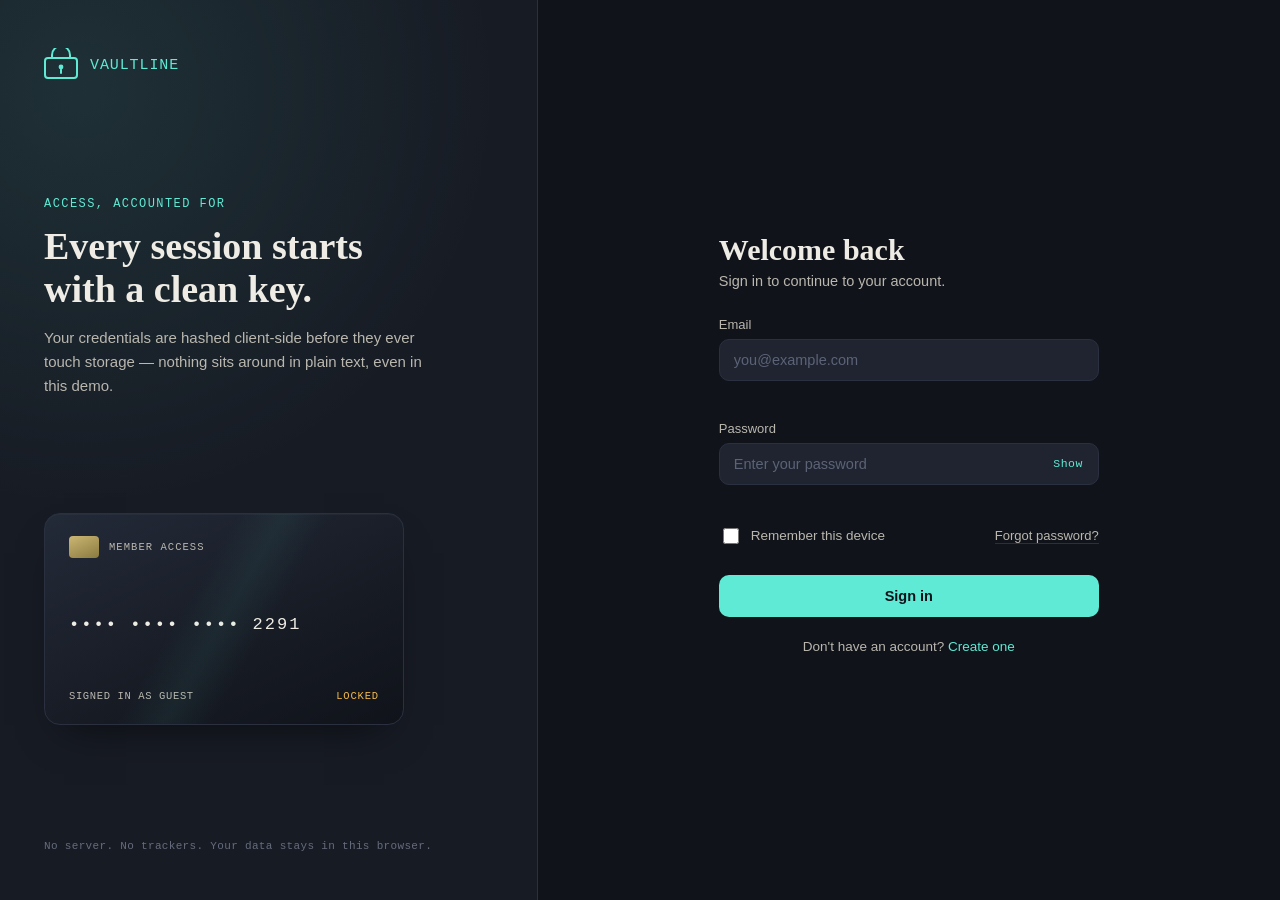
<file: index.html>
<!DOCTYPE html>
<html lang="en">
<head>
<meta charset="UTF-8">
<meta name="viewport" content="width=device-width, initial-scale=1.0">
<title>Sign in — Vaultline</title>
<link rel="stylesheet" href="style.css">
</head>
<body>

<div class="stage">

  <!-- Left identity panel -->
  <aside class="brand-panel">
    <div class="brand-mark">
      <svg width="34" height="34" viewBox="0 0 34 34" fill="none">
        <rect x="1" y="10" width="32" height="20" rx="3" stroke="currentColor" stroke-width="2"/>
        <path d="M8 10V7a9 9 0 0 1 18 0v3" stroke="currentColor" stroke-width="2"/>
        <circle cx="17" cy="19" r="2.4" fill="currentColor"/>
        <path d="M17 21.4V25" stroke="currentColor" stroke-width="2" stroke-linecap="round"/>
      </svg>
      <span>Vaultline</span>
    </div>

    <div class="brand-copy">
      <p class="eyebrow">Access, accounted for</p>
      <h1>Every session starts<br>with a clean key.</h1>
      <p class="sub">Your credentials are hashed client-side before they ever touch storage — nothing sits around in plain text, even in this demo.</p>
    </div>

    <div class="keycard" id="keycard" aria-hidden="true">
      <div class="keycard-row">
        <span class="chip"></span>
        <span class="keycard-label">MEMBER ACCESS</span>
      </div>
      <div class="keycard-number">•••• •••• •••• 2291</div>
      <div class="keycard-row keycard-row--bottom">
        <span class="keycard-name">SIGNED IN AS GUEST</span>
        <span class="keycard-status" id="keycardStatus">LOCKED</span>
      </div>
    </div>

    <p class="footnote">No server. No trackers. Your data stays in this browser.</p>
  </aside>

  <!-- Right form panel -->
  <main class="form-panel">
    <div class="form-wrap">

      <div class="form-head">
        <h2>Welcome back</h2>
        <p>Sign in to continue to your account.</p>
      </div>

      <div class="banner" id="banner" role="alert" hidden></div>

      <form id="loginForm" novalidate>
        <div class="field">
          <label for="email">Email</label>
          <input type="email" id="email" name="email" placeholder="you@example.com" autocomplete="email" required>
          <span class="error-msg" id="emailError"></span>
        </div>

        <div class="field">
          <label for="password">Password</label>
          <div class="input-with-action">
            <input type="password" id="password" name="password" placeholder="Enter your password" autocomplete="current-password" required>
            <button type="button" class="ghost-toggle" data-toggle="password" aria-label="Show password">Show</button>
          </div>
          <span class="error-msg" id="passwordError"></span>
        </div>

        <div class="field-row">
          <label class="checkbox">
            <input type="checkbox" id="remember" name="remember">
            <span>Remember this device</span>
          </label>
          <a class="link-quiet" href="#" id="forgotLink">Forgot password?</a>
        </div>

        <button type="submit" class="btn-primary" id="loginSubmit">
          <span class="btn-label">Sign in</span>
        </button>
      </form>

      <p class="switch-line">Don't have an account? <a href="register.html">Create one</a></p>
    </div>
  </main>

</div>

<script src="script.js"></script>
</body>
</html>
</file>
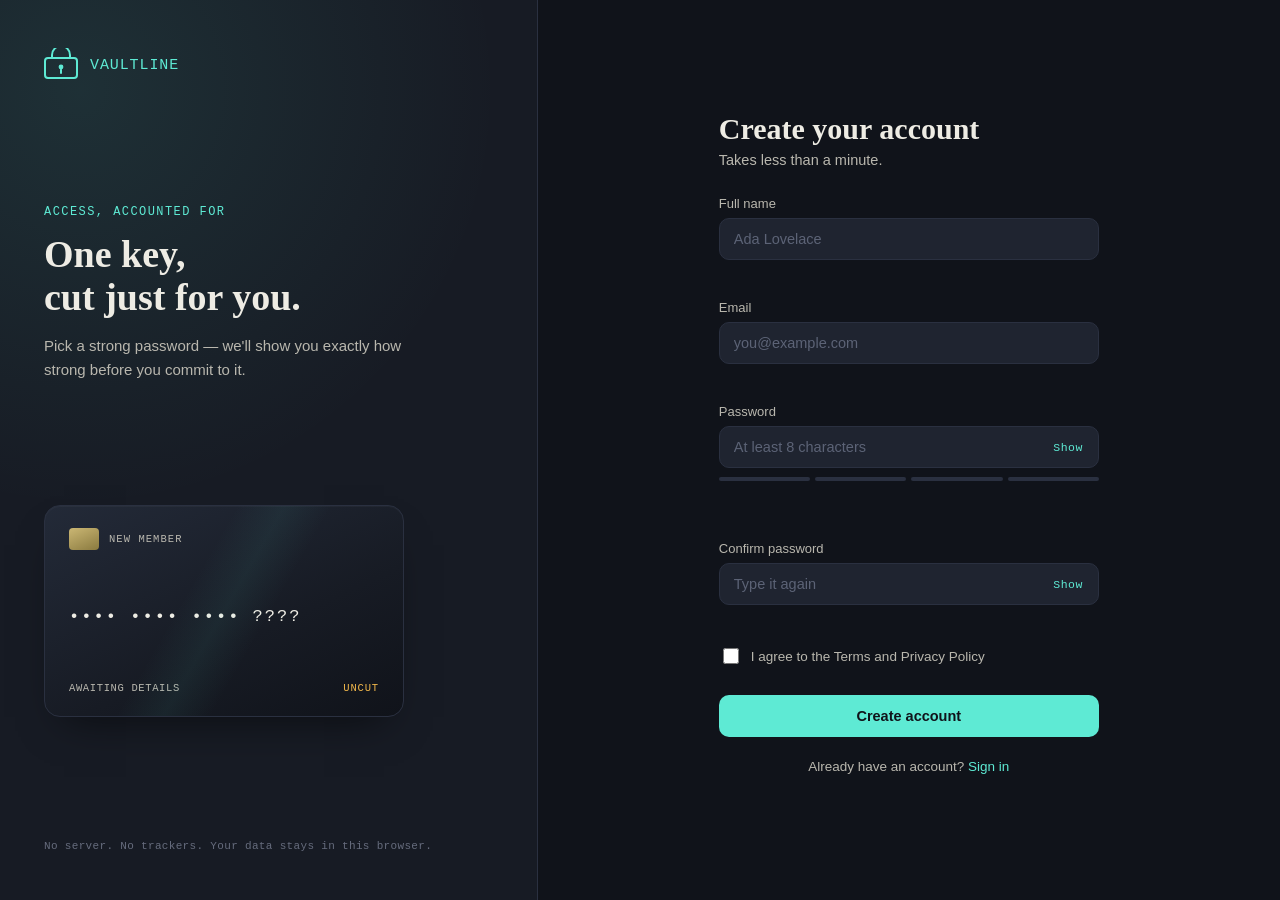
<file: register.html>
<!DOCTYPE html>
<html lang="en">
<head>
<meta charset="UTF-8">
<meta name="viewport" content="width=device-width, initial-scale=1.0">
<title>Create account — Vaultline</title>
<link rel="stylesheet" href="style.css">
</head>
<body>

<div class="stage">

  <!-- Left identity panel -->
  <aside class="brand-panel">
    <div class="brand-mark">
      <svg width="34" height="34" viewBox="0 0 34 34" fill="none">
        <rect x="1" y="10" width="32" height="20" rx="3" stroke="currentColor" stroke-width="2"/>
        <path d="M8 10V7a9 9 0 0 1 18 0v3" stroke="currentColor" stroke-width="2"/>
        <circle cx="17" cy="19" r="2.4" fill="currentColor"/>
        <path d="M17 21.4V25" stroke="currentColor" stroke-width="2" stroke-linecap="round"/>
      </svg>
      <span>Vaultline</span>
    </div>

    <div class="brand-copy">
      <p class="eyebrow">Access, accounted for</p>
      <h1>One key,<br>cut just for you.</h1>
      <p class="sub">Pick a strong password — we'll show you exactly how strong before you commit to it.</p>
    </div>

    <div class="keycard" id="keycard" aria-hidden="true">
      <div class="keycard-row">
        <span class="chip"></span>
        <span class="keycard-label">NEW MEMBER</span>
      </div>
      <div class="keycard-number">•••• •••• •••• ????</div>
      <div class="keycard-row keycard-row--bottom">
        <span class="keycard-name">AWAITING DETAILS</span>
        <span class="keycard-status" id="keycardStatus">UNCUT</span>
      </div>
    </div>

    <p class="footnote">No server. No trackers. Your data stays in this browser.</p>
  </aside>

  <!-- Right form panel -->
  <main class="form-panel">
    <div class="form-wrap">

      <div class="form-head">
        <h2>Create your account</h2>
        <p>Takes less than a minute.</p>
      </div>

      <div class="banner" id="banner" role="alert" hidden></div>

      <form id="registerForm" novalidate>
        <div class="field">
          <label for="name">Full name</label>
          <input type="text" id="name" name="name" placeholder="Ada Lovelace" autocomplete="name" required>
          <span class="error-msg" id="nameError"></span>
        </div>

        <div class="field">
          <label for="email">Email</label>
          <input type="email" id="email" name="email" placeholder="you@example.com" autocomplete="email" required>
          <span class="error-msg" id="emailError"></span>
        </div>

        <div class="field">
          <label for="password">Password</label>
          <div class="input-with-action">
            <input type="password" id="password" name="password" placeholder="At least 8 characters" autocomplete="new-password" required>
            <button type="button" class="ghost-toggle" data-toggle="password" aria-label="Show password">Show</button>
          </div>
          <div class="strength-meter" id="strengthMeter" aria-hidden="true">
            <span></span><span></span><span></span><span></span>
          </div>
          <span class="strength-label" id="strengthLabel"></span>
          <span class="error-msg" id="passwordError"></span>
        </div>

        <div class="field">
          <label for="confirmPassword">Confirm password</label>
          <div class="input-with-action">
            <input type="password" id="confirmPassword" name="confirmPassword" placeholder="Type it again" autocomplete="new-password" required>
            <button type="button" class="ghost-toggle" data-toggle="confirmPassword" aria-label="Show password">Show</button>
          </div>
          <span class="error-msg" id="confirmPasswordError"></span>
        </div>

        <label class="checkbox checkbox--terms">
          <input type="checkbox" id="terms" name="terms" required>
          <span>I agree to the Terms and Privacy Policy</span>
        </label>
        <span class="error-msg" id="termsError"></span>

        <button type="submit" class="btn-primary" id="registerSubmit">
          <span class="btn-label">Create account</span>
        </button>
      </form>

      <p class="switch-line">Already have an account? <a href="login.html">Sign in</a></p>
    </div>
  </main>

</div>

<script src="script.js"></script>
</body>
</html>
</file>
<file: style.css>
/* ============================================
   Vaultline — design tokens
   ============================================ */
:root {
  --ink-900: #10131a;
  --ink-800: #171b24;
  --ink-700: #1f2430;
  --line: #2a3040;
  --paper: #eeece4;
  --paper-dim: #b9b7ae;
  --teal: #5eead4;
  --teal-dim: #2d6b62;
  --amber: #f2b84b;
  --red: #f2735f;

  --font-display: 'Fraunces', Georgia, serif;
  --font-body: 'Inter', -apple-system, BlinkMacSystemFont, sans-serif;
  --font-mono: 'IBM Plex Mono', 'Courier New', monospace;
}

@font-face {
  font-family: 'Fraunces';
  src: local('Georgia');
}

* { box-sizing: border-box; }

html, body {
  margin: 0;
  padding: 0;
  background: var(--ink-900);
  color: var(--paper);
  font-family: var(--font-body);
  min-height: 100vh;
}

/* ============================================
   Layout
   ============================================ */
.stage {
  display: grid;
  grid-template-columns: minmax(340px, 42%) 1fr;
  min-height: 100vh;
}

/* ---------- Brand / left panel ---------- */
.brand-panel {
  background:
    radial-gradient(circle at 15% 10%, rgba(94, 234, 212, 0.10), transparent 45%),
    var(--ink-800);
  border-right: 1px solid var(--line);
  padding: 48px 44px;
  display: flex;
  flex-direction: column;
  justify-content: space-between;
  position: relative;
  overflow: hidden;
}

.brand-mark {
  display: flex;
  align-items: center;
  gap: 12px;
  color: var(--teal);
  font-family: var(--font-mono);
  font-size: 15px;
  letter-spacing: 0.06em;
  text-transform: uppercase;
}

.brand-copy { max-width: 380px; }

.eyebrow {
  font-family: var(--font-mono);
  font-size: 12px;
  letter-spacing: 0.12em;
  text-transform: uppercase;
  color: var(--teal);
  margin: 0 0 14px;
}

.brand-copy h1 {
  font-family: var(--font-display);
  font-weight: 600;
  font-size: 38px;
  line-height: 1.12;
  margin: 0 0 16px;
  color: var(--paper);
}

.brand-copy .sub {
  font-size: 15px;
  line-height: 1.6;
  color: var(--paper-dim);
  margin: 0;
}

.footnote {
  font-family: var(--font-mono);
  font-size: 11px;
  letter-spacing: 0.03em;
  color: #666c7d;
  margin: 0;
}

/* Signature element: the keycard */
.keycard {
  width: 100%;
  max-width: 360px;
  aspect-ratio: 16 / 9.4;
  border-radius: 16px;
  background: linear-gradient(155deg, #232a38 0%, #171b24 60%, #10131a 100%);
  border: 1px solid var(--line);
  box-shadow: 0 20px 40px -20px rgba(0,0,0,0.6), inset 0 1px 0 rgba(255,255,255,0.03);
  padding: 22px 24px;
  display: flex;
  flex-direction: column;
  justify-content: space-between;
  position: relative;
  transition: box-shadow 0.4s ease, border-color 0.4s ease;
}

.keycard::after {
  content: "";
  position: absolute;
  inset: 0;
  border-radius: 16px;
  background: linear-gradient(120deg, transparent 40%, rgba(94,234,212,0.06) 50%, transparent 60%);
  pointer-events: none;
}

.keycard.is-active {
  border-color: var(--teal-dim);
  box-shadow: 0 20px 40px -16px rgba(94,234,212,0.18), inset 0 1px 0 rgba(255,255,255,0.05);
}

.keycard-row {
  display: flex;
  align-items: center;
  gap: 10px;
}

.keycard-row--bottom {
  justify-content: space-between;
}

.chip {
  width: 30px;
  height: 22px;
  border-radius: 4px;
  background: linear-gradient(155deg, #cbb774, #8a7a3f);
}

.keycard-label {
  font-family: var(--font-mono);
  font-size: 10.5px;
  letter-spacing: 0.1em;
  color: var(--paper-dim);
}

.keycard-number {
  font-family: var(--font-mono);
  font-size: 17px;
  letter-spacing: 0.12em;
  color: var(--paper);
}

.keycard-name {
  font-family: var(--font-mono);
  font-size: 10.5px;
  letter-spacing: 0.06em;
  color: var(--paper-dim);
}

.keycard-status {
  font-family: var(--font-mono);
  font-size: 10.5px;
  letter-spacing: 0.08em;
  color: var(--amber);
  transition: color 0.3s ease;
}

.keycard-status.unlocked {
  color: var(--teal);
}

/* ---------- Form / right panel ---------- */
.form-panel {
  display: flex;
  align-items: center;
  justify-content: center;
  padding: 40px 24px;
}

.form-wrap {
  width: 100%;
  max-width: 380px;
}

.form-head h2 {
  font-family: var(--font-display);
  font-weight: 600;
  font-size: 30px;
  margin: 0 0 6px;
  color: var(--paper);
}

.form-head p {
  margin: 0 0 28px;
  color: var(--paper-dim);
  font-size: 14.5px;
}

/* Banner (top-level form message) */
.banner {
  font-size: 13.5px;
  padding: 12px 14px;
  border-radius: 10px;
  margin-bottom: 20px;
  border: 1px solid var(--line);
  background: var(--ink-700);
  color: var(--paper-dim);
}
.banner.success { border-color: var(--teal-dim); color: var(--teal); background: rgba(94,234,212,0.06); }
.banner.error { border-color: #6b3230; color: var(--red); background: rgba(242,115,95,0.07); }

/* Fields */
.field { margin-bottom: 18px; }

label {
  display: block;
  font-size: 13px;
  font-weight: 500;
  color: var(--paper-dim);
  margin-bottom: 7px;
}

input[type="text"],
input[type="email"],
input[type="password"] {
  width: 100%;
  background: var(--ink-700);
  border: 1px solid var(--line);
  border-radius: 10px;
  padding: 12px 14px;
  font-size: 14.5px;
  color: var(--paper);
  font-family: var(--font-body);
  transition: border-color 0.2s ease, background 0.2s ease;
}

input::placeholder { color: #5c6376; }

input:focus {
  outline: none;
  border-color: var(--teal-dim);
  background: #1c212c;
}

input:focus-visible {
  outline: 2px solid var(--teal);
  outline-offset: 1px;
}

.field.has-error input {
  border-color: var(--red);
}

.error-msg {
  display: block;
  min-height: 16px;
  font-size: 12px;
  color: var(--red);
  margin-top: 6px;
}

.input-with-action {
  position: relative;
  display: flex;
  align-items: center;
}

.input-with-action input { padding-right: 64px; }

.ghost-toggle {
  position: absolute;
  right: 10px;
  background: none;
  border: none;
  color: var(--teal);
  font-family: var(--font-mono);
  font-size: 11.5px;
  letter-spacing: 0.04em;
  cursor: pointer;
  padding: 4px 6px;
}
.ghost-toggle:hover { color: #8ff2e2; }

/* Password strength */
.strength-meter {
  display: flex;
  gap: 5px;
  margin-top: 9px;
}
.strength-meter span {
  height: 4px;
  flex: 1;
  border-radius: 2px;
  background: var(--line);
  transition: background 0.25s ease;
}
.strength-label {
  display: block;
  font-family: var(--font-mono);
  font-size: 11px;
  letter-spacing: 0.03em;
  margin-top: 6px;
  color: var(--paper-dim);
  min-height: 14px;
}

/* Checkbox */
.checkbox {
  display: flex;
  align-items: center;
  gap: 9px;
  font-size: 13.5px;
  color: var(--paper-dim);
  cursor: pointer;
  margin: 0;
}
.checkbox input {
  width: 16px;
  height: 16px;
  accent-color: var(--teal);
  cursor: pointer;
}
.checkbox--terms { margin: 4px 0 2px; }

.field-row {
  display: flex;
  align-items: center;
  justify-content: space-between;
  margin-bottom: 22px;
}

.link-quiet {
  font-size: 13px;
  color: var(--paper-dim);
  text-decoration: none;
  border-bottom: 1px solid var(--line);
}
.link-quiet:hover { color: var(--teal); border-color: var(--teal-dim); }

/* Primary button */
.btn-primary {
  width: 100%;
  background: var(--teal);
  color: var(--ink-900);
  border: none;
  border-radius: 10px;
  padding: 13px 16px;
  font-size: 14.5px;
  font-weight: 600;
  font-family: var(--font-body);
  cursor: pointer;
  margin-top: 6px;
  transition: transform 0.15s ease, background 0.2s ease, opacity 0.2s ease;
}
.btn-primary:hover { background: #7ff0dc; }
.btn-primary:active { transform: scale(0.98); }
.btn-primary:disabled { opacity: 0.6; cursor: default; transform: none; }

.switch-line {
  text-align: center;
  font-size: 13.5px;
  color: var(--paper-dim);
  margin-top: 22px;
}
.switch-line a { color: var(--teal); text-decoration: none; }
.switch-line a:hover { text-decoration: underline; }

/* ============================================
   Responsive
   ============================================ */
@media (max-width: 860px) {
  .stage { grid-template-columns: 1fr; }
  .brand-panel {
    border-right: none;
    border-bottom: 1px solid var(--line);
    padding: 32px 28px;
    gap: 28px;
  }
  .brand-copy h1 { font-size: 28px; }
  .keycard { max-width: 100%; }
  .form-panel { padding: 32px 20px 60px; }
}

/* Respect reduced motion */
@media (prefers-reduced-motion: reduce) {
  * { transition: none !important; }
}
</file>
